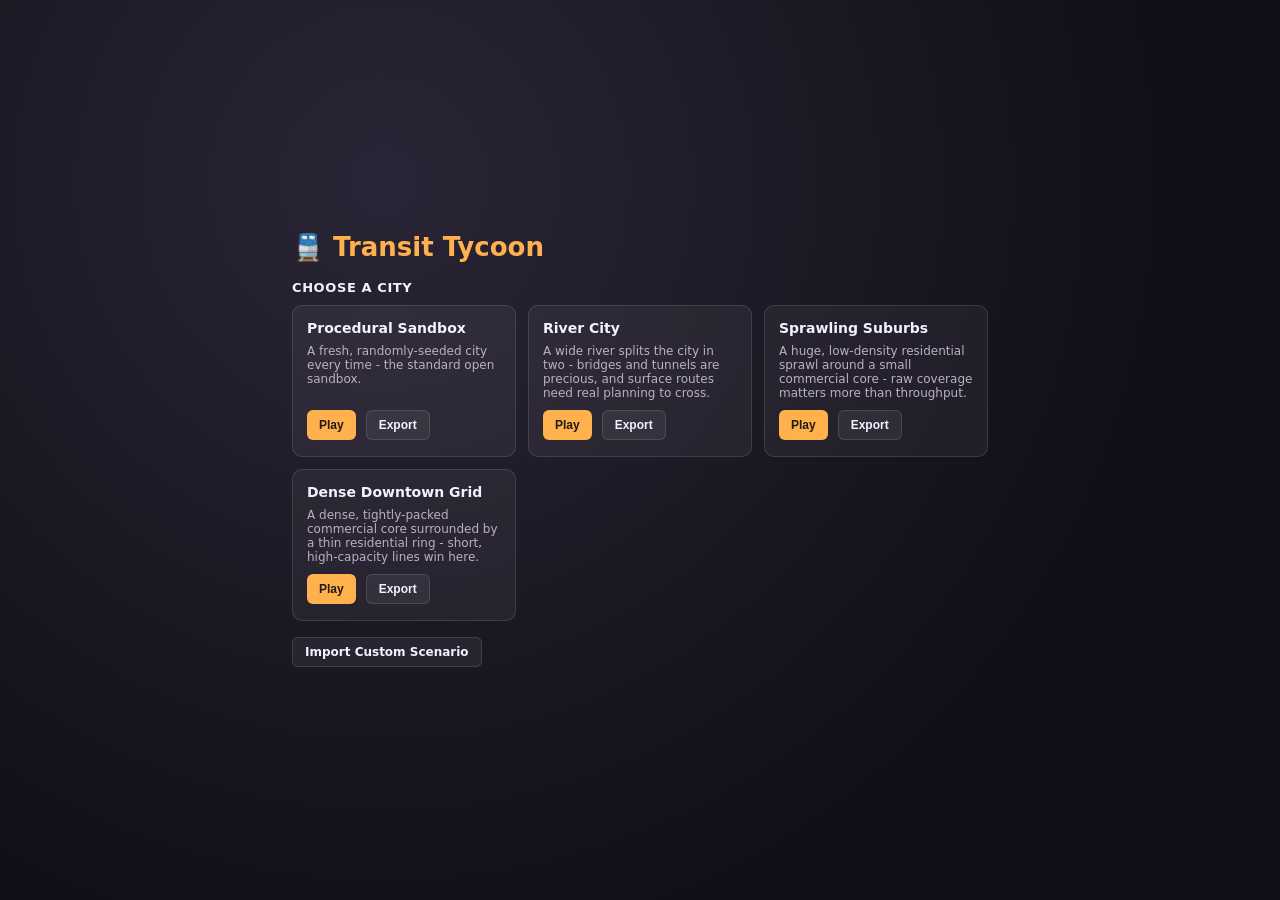
<file: index.html>
<!DOCTYPE html>
<html lang="en">
<head>
<meta charset="UTF-8" />
<meta name="viewport" content="width=device-width, initial-scale=1.0" />
<title>Transit Tycoon 3D</title>
<link rel="stylesheet" href="css/style.css" />
<link rel="icon" href="data:,">
<script type="importmap">
{
  "imports": {
    "three": "./js/vendor/three/three.module.js",
    "three/addons/": "./js/vendor/three/examples/jsm/"
  }
}
</script>
</head>
<body>

  <div id="app">

    <!-- Start menu: scenario / continue picker, shown before play begins -->
    <div id="start-menu">
      <div id="start-menu-box">
        <h1>🚆 Transit Tycoon</h1>
        <div id="start-continue-section"></div>
        <h4>Choose a city</h4>
        <div id="start-scenario-grid"></div>
        <div style="margin-top:14px">
          <label class="action secondary" style="cursor:pointer;display:inline-block">Import Custom Scenario<input type="file" id="start-import-scenario" accept=".json" class="hidden"></label>
        </div>
      </div>
    </div>

    <!-- 3D render target -->
    <canvas id="viewport"></canvas>

    <!-- 2D schematic map overlay -->
    <canvas id="schematic" class="hidden"></canvas>

    <!-- Top HUD bar -->
    <div id="topbar" class="hud">
      <div class="topbar-group brand">
        <span class="brand-title">🚆 Transit Tycoon</span>
      </div>
      <div class="topbar-group stats">
        <div class="stat" id="stat-budget" title="Budget">💰 <span>$0</span></div>
        <div class="stat" id="stat-satisfaction" title="Citywide Satisfaction">😊 <span>--%</span></div>
        <div class="stat" id="stat-ridership" title="Daily Ridership">🧍 <span>0</span></div>
        <div class="stat" id="stat-congestion" title="Road Congestion">🚗 <span>0%</span></div>
        <div class="stat" id="stat-date" title="Date / Time">🗓️ <span>Day 1, 06:00</span></div>
      </div>
      <div class="topbar-group speed-controls">
        <button data-speed="0" class="speed-btn" title="Pause">⏸</button>
        <button data-speed="1" class="speed-btn active" title="1x">▶</button>
        <button data-speed="2" class="speed-btn" title="2x">▶▶</button>
        <button data-speed="4" class="speed-btn" title="4x">▶▶▶</button>
      </div>
      <div class="topbar-group view-toggle">
        <button id="btn-design-vehicle" title="Vehicle Designer">🛠️ Design Vehicle</button>
        <button id="btn-build-creator" title="Building Creator">🏗️ Build</button>
        <button id="btn-station-designer" title="Station Designer">🚉 Design Station</button>
        <button id="btn-view-toggle" title="Toggle schematic map">🗺️ Map</button>
        <button id="btn-heatmap-toggle" title="Cycle demand/crowding heatmap (schematic view only)">🔥 Heatmap: Off</button>
        <button id="btn-audio-toggle" title="Toggle ambient sound">🔇</button>
      </div>
    </div>

    <!-- Ambient news ticker -->
    <div id="news-ticker" class="hud">📰 <span id="news-ticker-text">The city hums along quietly today.</span></div>

    <!-- Left toolbar -->
    <div id="toolbar" class="hud">
      <button class="tool-btn active" data-tool="select" title="Select">🖱️<span>Select</span></button>
      <button class="tool-btn" data-tool="station" title="Place Station">📍<span>Station</span></button>
      <button class="tool-btn" data-tool="route" title="Draw Route">➰<span>Route</span></button>
      <button class="tool-btn" data-tool="vehicle" title="Add Vehicle">🚌<span>Vehicle</span></button>
      <button class="tool-btn" data-tool="depot" title="Place Cargo Depot">🚚<span>Depot</span></button>
      <button class="tool-btn" data-tool="building" title="Place Building">🏢<span>Building</span></button>
      <button class="tool-btn" data-tool="delete" title="Delete">🗑️<span>Delete</span></button>
    </div>

    <!-- Right side panel -->
    <div id="sidepanel" class="hud hidden">
      <div class="panel-header">
        <span id="panel-title">Details</span>
        <button id="panel-close">✕</button>
      </div>
      <div id="panel-content"></div>
    </div>

    <!-- Bottom finance / route strip -->
    <div id="bottombar" class="hud">
      <button id="btn-finance" title="Finance Dashboard">📊 Finance</button>
      <button id="btn-routes" title="Route List">🚏 Routes</button>
      <button id="btn-fleet" title="Fleet Dashboard">🚌 Fleet</button>
      <button id="btn-disruptions" title="Active Disruptions">⚠️ Disruptions<span id="disruption-badge" class="badge hidden">0</span></button>
      <button id="btn-contracts" title="Council Contracts">📜 Contracts<span id="contract-badge" class="badge hidden">0</span></button>
      <button id="btn-save-load" title="Save / Load">💾 Save/Load</button>
      <div id="route-chip-strip"></div>
    </div>

    <!-- Modal layer -->
    <div id="modal-layer" class="hidden">
      <div id="modal-box">
        <div class="modal-header">
          <span id="modal-title">Title</span>
          <button id="modal-close">✕</button>
        </div>
        <div id="modal-content"></div>
      </div>
    </div>

    <!-- Toast notifications -->
    <div id="toast-container"></div>

    <!-- Route drawing helper banner -->
    <div id="tool-hint" class="hidden"></div>

    <!-- Vehicle Designer overlay -->
    <div id="designer-layer" class="hidden">
      <div class="designer-header">
        <span>🛠️ Vehicle Designer</span>
        <div class="designer-header-actions">
          <button id="designer-showroom-btn">🏷️ Showroom</button>
          <button id="designer-new-btn">＋ New</button>
          <button id="designer-save-btn" class="action">💾 Save</button>
          <button id="designer-close">✕</button>
        </div>
      </div>
      <div class="designer-body">
        <div class="designer-side">
          <div class="designer-tabs">
            <button class="designer-tab active" data-tab="chassis">Chassis</button>
            <button class="designer-tab" data-tab="interior">Interior</button>
            <button class="designer-tab" data-tab="livery">Livery &amp; Consist</button>
            <button class="designer-tab" data-tab="features">Features</button>
            <button class="designer-tab" data-tab="regs">Regulations &amp; ROI</button>
          </div>
          <div class="designer-tab-content" id="designer-tab-content"></div>
        </div>
        <div class="designer-preview">
          <div class="designer-env-buttons">
            <button data-env="daylight" class="active" title="Daylight">☀️</button>
            <button data-env="overcast" title="Overcast">☁️</button>
            <button data-env="night" title="Night">🌙</button>
            <button data-env="rain" title="Rain">🌧️</button>
          </div>
          <div class="designer-walk-buttons">
            <button id="designer-walk-btn" title="Walk the interior in first person">🚶 Walk Interior</button>
          </div>
          <canvas id="designer-viewport"></canvas>
          <div class="designer-stats" id="designer-stats"></div>
          <div id="designer-walk-hud" class="hidden">
            <span>WASD to move, mouse to look (click to lock cursor), E/Q to use stairs between decks, Esc to exit.</span>
            <button id="designer-walk-exit" class="action secondary">← Exit Walk Mode</button>
          </div>
        </div>
      </div>
    </div>

    <!-- Building Creator overlay -->
    <div id="building-layer" class="hidden">
      <div class="designer-header">
        <span>🏗️ Building Creator</span>
        <div class="designer-header-actions">
          <button id="building-showroom-btn">🏷️ Gallery</button>
          <button id="building-new-btn">＋ New</button>
          <button id="building-save-btn" class="action">💾 Save</button>
          <button id="building-close">✕</button>
        </div>
      </div>
      <div class="designer-body">
        <div class="designer-side">
          <div class="designer-tabs">
            <button class="building-tab active" data-tab="structure">Structure</button>
            <button class="building-tab" data-tab="details">Details</button>
          </div>
          <div class="designer-tab-content" id="building-tab-content"></div>
        </div>
        <div class="designer-preview">
          <canvas id="building-viewport"></canvas>
          <div class="designer-stats" id="building-stats"></div>
        </div>
      </div>
    </div>

    <!-- Station Designer overlay -->
    <div id="station-layer" class="hidden">
      <div class="designer-header">
        <span>🚉 Station Designer</span>
        <div class="designer-header-actions">
          <button id="station-showroom-btn">🏷️ Gallery</button>
          <button id="station-new-btn">＋ New</button>
          <button id="station-save-btn" class="action">💾 Save</button>
          <button id="station-close">✕</button>
        </div>
      </div>
      <div class="designer-body">
        <div class="designer-side">
          <div class="designer-tab-content" id="station-tab-content"></div>
        </div>
        <div class="designer-preview">
          <div class="designer-walk-buttons">
            <button id="station-walk-btn" title="Walk the platform in first person">🚶 Walk Interior</button>
          </div>
          <canvas id="station-viewport"></canvas>
          <div class="designer-stats" id="station-stats"></div>
          <div id="station-walk-hud" class="hidden">
            <span>WASD to move, mouse to look (click to lock cursor), E/Q to use stairs/escalators/elevators between levels, Esc to exit.</span>
            <button id="station-walk-exit" class="action secondary">← Exit Walk Mode</button>
          </div>
        </div>
      </div>
    </div>

  </div>

  <script type="module" src="js/main.js"></script>
</body>
</html>
</file>
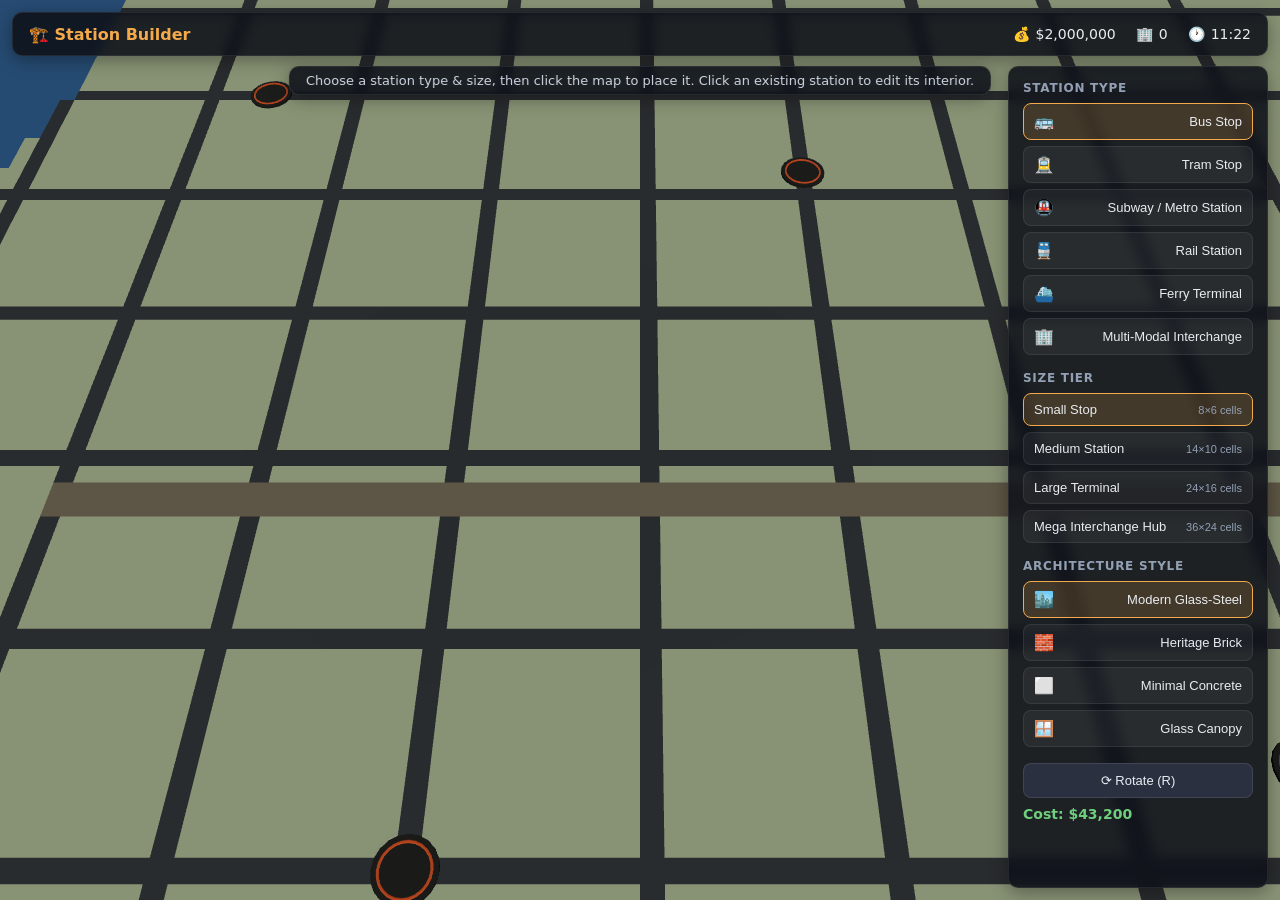
<file: station-builder/index.html>
<!DOCTYPE html>
<html lang="en">
<head>
<meta charset="UTF-8" />
<meta name="viewport" content="width=device-width, initial-scale=1.0" />
<!-- Standalone prototype: station design/placement is now available directly
     in the main game (see js/stations/) via the "Design Station" button, so
     stations built there drive the real economy/passenger simulation. This
     tool remains a free-standing sandbox for the fuller 3D layout editor,
     walk mode, and architecture/furniture/landscaping detail this bridge
     doesn't (yet) port over. -->
<title>Station Builder</title>
<link rel="stylesheet" href="css/style.css" />
<link rel="icon" href="data:,">
<script type="importmap">
{
  "imports": {
    "three": "../js/vendor/three/three.module.js",
    "three/addons/": "../js/vendor/three/examples/jsm/"
  }
}
</script>
</head>
<body>

  <div id="app">
    <canvas id="viewport"></canvas>

    <div id="topbar" class="hud">
      <div class="topbar-group brand">
        <span class="brand-title">🏗️ Station Builder</span>
      </div>
      <div class="topbar-group stats">
        <div class="stat" title="Budget">💰 <span id="stat-budget">$0</span></div>
        <div class="stat" title="Stations built">🏢 <span id="stat-station-count">0</span></div>
        <div class="stat" title="Time of day">🕐 <span id="stat-time">--:--</span></div>
      </div>
    </div>

    <div id="hint-banner" class="hud"></div>

    <div id="toolbar" class="hud">
      <div class="toolbar-section">
        <h3>Station Type</h3>
        <div id="type-list" class="picker-list"></div>
      </div>
      <div class="toolbar-section">
        <h3>Size Tier</h3>
        <div id="tier-list" class="picker-list"></div>
      </div>
      <div class="toolbar-section">
        <h3>Architecture Style</h3>
        <div id="style-list" class="picker-list"></div>
      </div>
      <div class="toolbar-section">
        <button id="btn-rotate" class="action-btn">⟳ Rotate (R)</button>
        <div id="cost-label" class="cost-label">Cost: $0</div>
      </div>
    </div>

    <div id="toast-container"></div>

    <!-- Layout editor: full-screen overlay shown when a station is selected -->
    <div id="editor-overlay" class="hidden">
      <div id="editor-topbar" class="hud">
        <button id="btn-editor-back" class="action-btn small">← Back to Map</button>
        <span id="editor-station-name">Station</span>
        <div id="editor-level-tabs"></div>
        <button id="btn-upgrade-tier" class="action-btn small upgrade hidden">⬆️ Upgrade</button>
        <button id="btn-walk-mode" class="action-btn small walk">🚶 Walk Mode</button>
      </div>
      <canvas id="layout-canvas"></canvas>
      <div id="editor-palette" class="hud">
        <div class="template-actions">
          <button id="btn-save-template" class="action-btn small">💾 Save as Template</button>
          <button id="btn-load-template" class="action-btn small">📂 Load Template</button>
        </div>
        <h3>Place</h3>
        <div id="palette-list"></div>
      </div>
      <div id="editor-stats" class="hud"></div>
    </div>

    <!-- Walk mode: minimal HUD shown over the 3D viewport while walking -->
    <div id="walkmode-hud" class="hud hidden">
      <span id="walkmode-hint">WASD to move, mouse to look (click to lock cursor), E/Q to use stairs/escalators/elevators, Esc to exit.</span>
      <button id="btn-walkmode-back" class="action-btn small">← Back to Editor</button>
    </div>

    <!-- Template gallery: browse/apply/delete saved layouts for this station type -->
    <div id="template-gallery-overlay" class="modal-overlay hidden">
      <div class="modal-panel gallery-panel">
        <div class="modal-header">
          <h2>📂 Station Templates</h2>
          <button id="btn-gallery-close" class="action-btn small">✕ Close</button>
        </div>
        <div id="template-gallery-empty" class="gallery-empty hidden">No saved templates for this station type yet - build a layout you like, then use "Save as Template".</div>
        <div id="template-gallery-grid" class="gallery-grid"></div>
      </div>
    </div>

    <!-- Save-as-template naming prompt -->
    <div id="template-name-modal" class="modal-overlay hidden">
      <div class="modal-panel name-modal-panel">
        <h2>💾 Save as Template</h2>
        <input id="template-name-input" type="text" maxlength="40" placeholder="Template name" />
        <div class="modal-actions">
          <button id="btn-template-name-cancel" class="action-btn small">Cancel</button>
          <button id="btn-template-name-save" class="action-btn small upgrade">Save</button>
        </div>
      </div>
    </div>
  </div>

  <script type="module" src="js/main.js"></script>
</body>
</html>
</file>
<file: css/style.css>
:root {
  --bg-panel: rgba(35, 32, 43, 0.92);
  --bg-panel-light: rgba(255, 255, 255, 0.06);
  --accent: #ffb14e;
  --accent-2: #6ee7c9;
  --text: #f4f0ff;
  --text-dim: #b8b0c9;
  --danger: #ff6b6b;
  --good: #6ee7c9;
  --warn: #ffd166;
  --border: rgba(255, 255, 255, 0.12);
  --radius: 10px;
  font-family: 'Segoe UI', 'Trebuchet MS', system-ui, sans-serif;
}

* { box-sizing: border-box; }

html, body {
  margin: 0;
  padding: 0;
  width: 100%;
  height: 100%;
  overflow: hidden;
  background: #10131a;
  color: var(--text);
  user-select: none;
}

#app {
  position: relative;
  width: 100vw;
  height: 100vh;
}

#viewport {
  position: absolute;
  inset: 0;
  display: block;
  width: 100%;
  height: 100%;
}

#schematic {
  position: absolute;
  inset: 0;
  display: block;
  width: 100%;
  height: 100%;
  background: #171a24;
  z-index: 5;
}

#schematic.hidden { display: none; }

.hud {
  position: absolute;
  z-index: 20;
  pointer-events: auto;
}

/* ---------------- Top bar ---------------- */
#topbar {
  top: 0;
  left: 0;
  right: 0;
  height: 52px;
  display: flex;
  align-items: center;
  gap: 18px;
  padding: 0 16px;
  background: var(--bg-panel);
  border-bottom: 1px solid var(--border);
  backdrop-filter: blur(6px);
}

.topbar-group { display: flex; align-items: center; gap: 10px; }
.topbar-group.stats { flex: 1; gap: 22px; }
.brand-title { font-weight: 700; letter-spacing: 0.3px; color: var(--accent); font-size: 15px; white-space: nowrap; }

.stat {
  font-size: 13px;
  color: var(--text-dim);
  display: flex;
  align-items: center;
  gap: 6px;
  white-space: nowrap;
}
.stat span { color: var(--text); font-weight: 600; }
.stat.warn span { color: var(--warn); }
.stat.danger span { color: var(--danger); }

.speed-btn, #btn-view-toggle, #btn-finance, #btn-routes, #btn-design-vehicle, #btn-disruptions, #btn-contracts, #btn-audio-toggle, #btn-heatmap-toggle, #btn-save-load {
  background: var(--bg-panel-light);
  border: 1px solid var(--border);
  color: var(--text);
  border-radius: 6px;
  padding: 6px 10px;
  font-size: 13px;
  cursor: pointer;
  transition: background 0.15s, color 0.15s;
}
.speed-btn:hover, #btn-view-toggle:hover, #btn-finance:hover, #btn-routes:hover, #btn-design-vehicle:hover, #btn-disruptions:hover, #btn-contracts:hover, #btn-audio-toggle:hover, #btn-heatmap-toggle:hover, #btn-save-load:hover { background: rgba(255,255,255,0.14); }
.speed-btn.active { background: var(--accent); color: #201a10; font-weight: 700; }

/* ---------------- Left toolbar ---------------- */
#toolbar {
  top: 94px;
  left: 12px;
  display: flex;
  flex-direction: column;
  gap: 6px;
  background: var(--bg-panel);
  border: 1px solid var(--border);
  border-radius: var(--radius);
  padding: 8px;
}

.tool-btn {
  background: transparent;
  border: 1px solid transparent;
  color: var(--text-dim);
  border-radius: 8px;
  padding: 8px 10px;
  font-size: 18px;
  cursor: pointer;
  display: flex;
  flex-direction: column;
  align-items: center;
  gap: 2px;
  width: 64px;
}
.tool-btn span { font-size: 10px; letter-spacing: 0.2px; }
.tool-btn:hover { background: var(--bg-panel-light); color: var(--text); }
.tool-btn.active { background: var(--accent); color: #201a10; border-color: var(--accent); }

/* ---------------- Right side panel ---------------- */
#sidepanel {
  top: 94px;
  right: 12px;
  width: 300px;
  max-height: calc(100vh - 100px);
  overflow-y: auto;
  background: var(--bg-panel);
  border: 1px solid var(--border);
  border-radius: var(--radius);
}
#sidepanel.hidden { display: none; }

.panel-header {
  display: flex;
  justify-content: space-between;
  align-items: center;
  padding: 10px 12px;
  border-bottom: 1px solid var(--border);
  font-weight: 700;
  font-size: 14px;
  position: sticky;
  top: 0;
  background: var(--bg-panel);
}
.panel-header button {
  background: none;
  border: none;
  color: var(--text-dim);
  cursor: pointer;
  font-size: 14px;
}
.panel-header button:hover { color: var(--text); }

#panel-content { padding: 12px; font-size: 13px; color: var(--text-dim); }
#panel-content h4 { margin: 10px 0 4px; color: var(--text); font-size: 12px; text-transform: uppercase; letter-spacing: 0.6px; }
#panel-content .row { display: flex; justify-content: space-between; padding: 3px 0; }
#panel-content .row b { color: var(--text); }
#panel-content .row.violation { color: var(--danger); font-size: 12px; }

/* ---------------- News ticker ---------------- */
#news-ticker {
  top: 52px;
  left: 0;
  right: 0;
  height: 26px;
  display: flex;
  align-items: center;
  gap: 6px;
  padding: 0 16px;
  background: rgba(20, 18, 26, 0.55);
  border-bottom: 1px solid var(--border);
  font-size: 12px;
  color: var(--text-dim);
  white-space: nowrap;
  overflow: hidden;
}
#news-ticker-text.ticker-fade { animation: tickerFade 0.5s ease; }
@keyframes tickerFade {
  from { opacity: 0; transform: translateY(-3px); }
  to { opacity: 1; transform: translateY(0); }
}
#panel-content .field { margin: 6px 0; }
#panel-content label { display: block; font-size: 11px; color: var(--text-dim); margin-bottom: 2px; }
#panel-content select, #panel-content input[type=number], #panel-content input[type=range], #panel-content input[type=text] {
  width: 100%;
  background: rgba(0,0,0,0.3);
  border: 1px solid var(--border);
  color: var(--text);
  border-radius: 6px;
  padding: 5px 6px;
  font-size: 12px;
}
#panel-content button.action {
  background: var(--accent);
  color: #201a10;
  border: none;
  border-radius: 6px;
  padding: 7px 10px;
  font-size: 12px;
  font-weight: 700;
  cursor: pointer;
  margin: 4px 4px 0 0;
}
#panel-content button.action.secondary { background: var(--bg-panel-light); color: var(--text); border: 1px solid var(--border); }
#panel-content button.action.danger { background: var(--danger); color: #2a0d0d; }
#panel-content .stationlist-item {
  display: flex; align-items: center; gap: 6px; padding: 4px 6px; border-radius: 6px; font-size: 12px;
  background: rgba(255,255,255,0.04); margin-bottom: 3px;
}
#panel-content .swatch { width: 10px; height: 10px; border-radius: 50%; flex-shrink: 0; }
.bar-track { background: rgba(255,255,255,0.08); border-radius: 4px; height: 6px; overflow: hidden; margin-top: 2px;}
.bar-fill { height: 100%; background: var(--accent-2); }

/* ---------------- Bottom bar ---------------- */
#bottombar {
  bottom: 12px;
  left: 12px;
  right: 12px;
  height: 44px;
  display: flex;
  align-items: center;
  gap: 10px;
  background: var(--bg-panel);
  border: 1px solid var(--border);
  border-radius: var(--radius);
  padding: 0 10px;
}
#route-chip-strip { display: flex; gap: 6px; overflow-x: auto; flex: 1; }
.route-chip {
  display: flex; align-items: center; gap: 5px;
  background: rgba(255,255,255,0.06);
  border: 1px solid var(--border);
  border-radius: 14px;
  padding: 4px 10px;
  font-size: 11px;
  cursor: pointer;
  white-space: nowrap;
}
.route-chip:hover { background: rgba(255,255,255,0.14); }
.route-chip .dot { width: 9px; height: 9px; border-radius: 50%; }

/* ---------------- Modal ---------------- */
#modal-layer {
  position: absolute; inset: 0; z-index: 90;
  background: rgba(10, 8, 16, 0.6);
  display: flex; align-items: center; justify-content: center;
}
#modal-layer.hidden { display: none; }
#modal-box {
  width: min(520px, 90vw);
  max-height: 80vh;
  overflow-y: auto;
  background: #23202b;
  border: 1px solid var(--border);
  border-radius: 14px;
  box-shadow: 0 20px 60px rgba(0,0,0,0.5);
}
.modal-header {
  display: flex; justify-content: space-between; align-items: center;
  padding: 14px 18px; border-bottom: 1px solid var(--border);
  font-size: 16px; font-weight: 700;
}
.modal-header button { background: none; border: none; color: var(--text-dim); font-size: 16px; cursor: pointer; }
#modal-content { padding: 16px 18px; font-size: 13px; color: var(--text-dim); }
#modal-content h4 { color: var(--text); margin: 12px 0 6px; }
#modal-content .row { display: flex; justify-content: space-between; padding: 4px 0; border-bottom: 1px dashed var(--border); }
#modal-content .row b { color: var(--text); }
#modal-content table { width: 100%; border-collapse: collapse; font-size: 12px; }
#modal-content th, #modal-content td { text-align: left; padding: 5px 6px; border-bottom: 1px solid var(--border); }
#modal-content th { color: var(--text); }
#modal-content button.action, #start-menu-box button.action, #start-menu-box label.action {
  background: var(--accent);
  color: #201a10;
  border: none;
  border-radius: 6px;
  padding: 7px 12px;
  font-size: 12px;
  font-weight: 700;
  cursor: pointer;
  margin: 2px 4px 2px 0;
  display: inline-block;
}
#modal-content button.action.secondary, #start-menu-box button.action.secondary, #start-menu-box label.action.secondary {
  background: var(--bg-panel-light); color: var(--text); border: 1px solid var(--border);
}
#modal-content button.action.danger, #start-menu-box button.action.danger { background: var(--danger); color: #2a0d0d; }

/* ---------------- Toasts ---------------- */
#toast-container {
  position: absolute;
  top: 64px;
  left: 50%;
  transform: translateX(-50%);
  z-index: 100;
  display: flex;
  flex-direction: column;
  gap: 6px;
  align-items: center;
  pointer-events: none;
}
.toast {
  background: rgba(35,32,43,0.95);
  border: 1px solid var(--accent);
  color: var(--text);
  padding: 8px 16px;
  border-radius: 8px;
  font-size: 13px;
  box-shadow: 0 4px 16px rgba(0,0,0,0.4);
  animation: fadeslide 0.25s ease;
}
.toast.milestone { border-color: var(--accent-2); }
@keyframes fadeslide {
  from { opacity: 0; transform: translateY(-8px); }
  to { opacity: 1; transform: translateY(0); }
}

/* ---------------- Tool hint banner ---------------- */
#tool-hint {
  position: absolute;
  bottom: 66px;
  left: 50%;
  transform: translateX(-50%);
  background: rgba(35,32,43,0.92);
  border: 1px solid var(--accent);
  padding: 6px 14px;
  border-radius: 8px;
  font-size: 12px;
  z-index: 25;
}
#tool-hint.hidden { display: none; }

.hidden { display: none !important; }

/* scrollbars */
::-webkit-scrollbar { width: 8px; height: 8px; }
::-webkit-scrollbar-thumb { background: rgba(255,255,255,0.18); border-radius: 4px; }
::-webkit-scrollbar-track { background: transparent; }

/* ==================== Vehicle Designer ==================== */

#designer-layer {
  position: absolute;
  inset: 0;
  z-index: 70;
  background: #181620;
  display: flex;
  flex-direction: column;
}
#designer-layer.hidden { display: none; }

.designer-header {
  display: flex;
  justify-content: space-between;
  align-items: center;
  padding: 12px 18px;
  border-bottom: 1px solid var(--border);
  font-size: 16px;
  font-weight: 700;
  flex-shrink: 0;
}
.designer-header-actions { display: flex; gap: 8px; }
.designer-header-actions button {
  background: var(--bg-panel-light);
  border: 1px solid var(--border);
  color: var(--text);
  border-radius: 6px;
  padding: 7px 12px;
  font-size: 13px;
  cursor: pointer;
}
.designer-header-actions button:hover { background: rgba(255,255,255,0.14); }
.designer-header-actions button.action { background: var(--accent); color: #201a10; font-weight: 700; border: none; }
#designer-close { font-size: 16px; padding: 6px 10px !important; }

.designer-body {
  flex: 1;
  display: flex;
  min-height: 0;
}

.designer-side {
  width: 380px;
  flex-shrink: 0;
  border-right: 1px solid var(--border);
  display: flex;
  flex-direction: column;
  min-height: 0;
}

.designer-tabs {
  display: flex;
  border-bottom: 1px solid var(--border);
  flex-shrink: 0;
}
.designer-tab {
  flex: 1;
  background: none;
  border: none;
  color: var(--text-dim);
  padding: 10px 6px;
  font-size: 12px;
  cursor: pointer;
  border-bottom: 2px solid transparent;
}
.designer-tab:hover { color: var(--text); }
.designer-tab.active { color: var(--accent); border-bottom-color: var(--accent); font-weight: 700; }

.designer-tab-content {
  flex: 1;
  overflow-y: auto;
  padding: 14px;
  font-size: 13px;
  color: var(--text-dim);
}
.designer-tab-content h4 { color: var(--text); margin: 12px 0 6px; font-size: 12px; text-transform: uppercase; letter-spacing: 0.5px; }
.designer-tab-content h4:first-child { margin-top: 0; }
.designer-tab-content .row { display: flex; justify-content: space-between; padding: 4px 0; }
.designer-tab-content .row.violation { color: var(--danger); justify-content: flex-start; gap: 6px; font-size: 12px; }
.designer-tab-content .field { margin: 8px 0; }
.designer-tab-content label { display: block; font-size: 11px; margin-bottom: 3px; }
.designer-tab-content input[type=range], .designer-tab-content select, .designer-tab-content input[type=text] {
  width: 100%; background: rgba(0,0,0,0.3); border: 1px solid var(--border); color: var(--text);
  border-radius: 6px; padding: 5px 6px; font-size: 12px;
}
.designer-tab-content input[type=color] { width: 100%; height: 32px; border: 1px solid var(--border); border-radius: 6px; background: none; }
.designer-hint { font-size: 11px; color: var(--text-dim); margin-top: 8px; }

.chassis-card-row { display: flex; flex-wrap: wrap; gap: 8px; margin-bottom: 6px; }
.chassis-card {
  background: rgba(255,255,255,0.04);
  border: 1px solid var(--border);
  border-radius: 8px;
  padding: 8px 10px;
  text-align: left;
  color: var(--text-dim);
  cursor: pointer;
  min-width: 140px;
  flex: 1 1 140px;
}
.chassis-card:hover:not(:disabled) { background: rgba(255,255,255,0.1); }
.chassis-card.active { border-color: var(--accent); background: rgba(255,177,78,0.12); }
.chassis-card:disabled { opacity: 0.4; cursor: not-allowed; }
.chassis-card-name { font-weight: 700; color: var(--text); font-size: 12px; }
.chassis-card-meta { font-size: 10px; margin-top: 2px; }

.if-toolbar { display: flex; gap: 6px; flex-wrap: wrap; margin-bottom: 10px; }
.if-brush {
  background: var(--bg-panel-light); border: 1px solid var(--border); color: var(--text);
  border-radius: 6px; padding: 6px 10px; font-size: 12px; cursor: pointer;
}
.if-brush.active { background: var(--accent); color: #201a10; border-color: var(--accent); font-weight: 700; }

.if-doorrow, .if-row { display: grid; gap: 2px; }
.if-doorrow { margin-bottom: 4px; }
.if-door, .if-door-spacer {
  height: 22px; display: flex; align-items: center; justify-content: center; font-size: 12px;
  border-radius: 4px; cursor: pointer; background: rgba(255,255,255,0.03);
}
.if-door.active { background: rgba(110, 231, 201, 0.25); }
.if-door-spacer { cursor: default; }
.if-grid { display: flex; flex-direction: column; gap: 2px; }
.if-cell {
  height: 26px; border-radius: 3px; cursor: pointer; user-select: none;
  border: 1px solid rgba(255,255,255,0.06);
}
.if-cell.if-seat { background: #4ea8de; }
.if-cell.if-standing { background: #90be6d; }
.if-cell.if-wheelchair { background: #f9844a; }
.if-cell.if-aisle { background: rgba(255,255,255,0.05); }
.if-cell.if-luggage { background: #b08968; }
.if-cell.if-stairs { background: #c9a63d; }
.if-warning { color: var(--danger); font-size: 12px; margin-top: 8px; }

.designer-preview {
  flex: 1;
  position: relative;
  min-width: 0;
}
#designer-viewport { position: absolute; inset: 0; width: 100%; height: 100%; display: block; }
.designer-env-buttons {
  position: absolute; top: 12px; left: 12px; z-index: 2;
  display: flex; gap: 6px;
}
.designer-env-buttons button {
  background: rgba(20,18,26,0.75); border: 1px solid var(--border); border-radius: 6px;
  padding: 6px 9px; font-size: 15px; cursor: pointer;
}
.designer-env-buttons button.active { border-color: var(--accent); background: rgba(255,177,78,0.25); }
.designer-walk-buttons {
  position: absolute; top: 12px; right: 12px; z-index: 2;
}
.designer-walk-buttons button {
  background: rgba(20,18,26,0.75); border: 1px solid var(--border); border-radius: 6px;
  padding: 6px 10px; font-size: 13px; cursor: pointer; color: var(--text);
}
.designer-stats {
  position: absolute; bottom: 12px; right: 12px; z-index: 2;
  background: rgba(20,18,26,0.88); border: 1px solid var(--border); border-radius: 10px;
  padding: 12px 14px; font-size: 12px; color: var(--text-dim); width: 260px;
  max-height: 60%; overflow-y: auto;
}
.designer-stats .row { display: flex; justify-content: space-between; padding: 2px 0; }
.designer-stats .row b { color: var(--text); }
#designer-walk-hud, #station-walk-hud {
  position: absolute; bottom: 12px; left: 12px; z-index: 3;
  background: rgba(20,18,26,0.9); border: 1px solid var(--border); border-radius: 10px;
  padding: 10px 14px; font-size: 12px; color: var(--text-dim);
  display: flex; align-items: center; gap: 12px; max-width: calc(100% - 24px);
}
.designer-stats .row.violation { color: var(--danger); }

/* ==================== Building Creator ==================== */

#building-layer {
  position: absolute;
  inset: 0;
  z-index: 70;
  background: #181620;
  display: flex;
  flex-direction: column;
}
#building-layer.hidden { display: none; }

/* ==================== Station Designer ==================== */

#station-layer {
  position: absolute;
  inset: 0;
  z-index: 70;
  background: #181620;
  display: flex;
  flex-direction: column;
}
#station-layer.hidden { display: none; }

#building-viewport { position: absolute; inset: 0; width: 100%; height: 100%; display: block; }

.building-tab {
  flex: 1; background: none; border: none; color: var(--text-dim);
  padding: 10px 6px; font-size: 12px; cursor: pointer; border-bottom: 2px solid transparent;
}
.building-tab:hover { color: var(--text); }
.building-tab.active { color: var(--accent); border-bottom-color: var(--accent); font-weight: 700; }

.piece-brush-row { display: flex; flex-wrap: wrap; gap: 6px; margin-bottom: 10px; }
.piece-brush {
  background: rgba(255,255,255,0.05); border: 1px solid var(--border); color: var(--text-dim);
  border-radius: 6px; padding: 6px 10px; font-size: 12px; cursor: pointer;
}
.piece-brush.active { background: var(--accent); color: #201a10; border-color: var(--accent); font-weight: 700; }

.material-swatch-row { display: flex; flex-wrap: wrap; gap: 6px; margin-bottom: 10px; }
.material-swatch {
  display: flex; align-items: center; gap: 6px;
  background: rgba(255,255,255,0.05); border: 1px solid var(--border); color: var(--text-dim);
  border-radius: 6px; padding: 5px 9px; font-size: 11px; cursor: pointer;
}
.material-swatch .swatch-dot { width: 12px; height: 12px; border-radius: 3px; flex-shrink: 0; }
.material-swatch.active { border-color: var(--accent); background: rgba(255,177,78,0.15); font-weight: 700; color: var(--text); }

.building-level-tabs { display: flex; gap: 6px; flex-wrap: wrap; margin-bottom: 10px; }
.building-level-tab {
  background: rgba(255,255,255,0.05); border: 1px solid var(--border); color: var(--text-dim);
  padding: 5px 10px; border-radius: 6px; cursor: pointer; font-size: 11px;
}
.building-level-tab.active { border-color: var(--accent); background: rgba(255,177,78,0.15); color: var(--text); }
.building-level-tab.add-level { color: #9fd18f; border-style: dashed; }

#building-grid-canvas, #station-grid-canvas {
  width: 100%; height: 160px; background: #10131a; border: 1px solid var(--border);
  border-radius: 8px; cursor: default; touch-action: none;
}

/* Showroom + comparison (rendered inside the shared #modal-content) */
.showroom-toolbar { display: flex; gap: 10px; align-items: center; margin-bottom: 10px; }
.showroom-grid { display: grid; grid-template-columns: repeat(auto-fill, minmax(160px, 1fr)); gap: 10px; }
.showroom-card {
  background: rgba(255,255,255,0.04); border: 1px solid var(--border); border-radius: 8px;
  padding: 8px; display: flex; flex-direction: column; gap: 4px;
}
.showroom-thumb { width: 100%; border-radius: 6px; background: #10131a; }
.showroom-name { font-weight: 700; color: var(--text); font-size: 12px; }
.showroom-meta { font-size: 10px; }
.showroom-actions { display: flex; flex-wrap: wrap; gap: 4px; margin-top: 4px; font-size: 11px; }
.showroom-actions button { font-size: 10px; padding: 4px 6px; }

.compare-table { width: 100%; border-collapse: collapse; font-size: 12px; }
.compare-table th, .compare-table td { padding: 6px 8px; border-bottom: 1px solid var(--border); text-align: center; }
.compare-table th:first-child, .compare-table td:first-child { text-align: left; color: var(--text); }
.compare-thumb { width: 100px; border-radius: 6px; }
.compare-best { color: var(--good); font-weight: 700; }

/* ==================== Disruptions / news ticker / heatmap toggle ==================== */

.badge {
  display: inline-flex; align-items: center; justify-content: center;
  min-width: 16px; height: 16px; padding: 0 4px; margin-left: 5px;
  background: var(--danger); color: #2a0d0d; border-radius: 8px;
  font-size: 10px; font-weight: 700;
}
.badge.hidden { display: none; }

#modal-content .disruption-item {
  padding: 8px 10px; border-radius: 8px; background: rgba(255,255,255,0.04);
  margin-bottom: 6px; font-size: 12px; display: flex; justify-content: space-between; gap: 10px; align-items: center;
}
#modal-content .disruption-item .days-left { color: var(--warn); white-space: nowrap; font-weight: 700; }

/* ==================== Start menu ==================== */
#start-menu {
  position: absolute; inset: 0; z-index: 200;
  background: radial-gradient(circle at 30% 20%, #2a2536, #100e16 70%);
  display: flex; align-items: center; justify-content: center;
  overflow-y: auto;
}
#start-menu.hidden { display: none; }
#start-menu-box {
  width: min(760px, 92vw);
  max-height: 90vh;
  overflow-y: auto;
  padding: 28px 32px;
}
#start-menu-box h1 { color: var(--accent); font-size: 26px; margin: 0 0 18px; }
#start-menu-box h4 { color: var(--text); font-size: 13px; text-transform: uppercase; letter-spacing: 0.6px; margin: 18px 0 10px; }
#start-continue-section .continue-row {
  display: flex; justify-content: space-between; align-items: center; gap: 10px;
  background: rgba(255,255,255,0.05); border: 1px solid var(--border); border-radius: 8px;
  padding: 10px 14px; margin-bottom: 8px; font-size: 13px; color: var(--text-dim);
}
#start-scenario-grid { display: grid; grid-template-columns: repeat(auto-fill, minmax(220px, 1fr)); gap: 12px; }
.scenario-card {
  background: rgba(255,255,255,0.05); border: 1px solid var(--border); border-radius: 10px;
  padding: 14px; display: flex; flex-direction: column; gap: 8px;
}
.scenario-card h5 { margin: 0; color: var(--text); font-size: 14px; }
.scenario-card p { margin: 0; font-size: 12px; color: var(--text-dim); flex: 1; }
.scenario-card .scenario-actions { display: flex; gap: 6px; flex-wrap: wrap; }
</file>
<file: station-builder/css/style.css>
* { box-sizing: border-box; }
html, body {
  margin: 0; padding: 0; width: 100%; height: 100%; overflow: hidden;
  font-family: 'Segoe UI', 'Trebuchet MS', system-ui, sans-serif;
  background: #0b0e14; color: #e8ecf1;
}

#app { position: relative; width: 100vw; height: 100vh; }
#viewport { position: absolute; inset: 0; display: block; }

.hidden { display: none !important; }

.hud {
  position: absolute;
  background: rgba(14, 18, 26, 0.88);
  border: 1px solid rgba(255,255,255,0.08);
  border-radius: 10px;
  backdrop-filter: blur(6px);
  box-shadow: 0 4px 18px rgba(0,0,0,0.35);
}

#topbar {
  top: 12px; left: 12px; right: 12px;
  display: flex; align-items: center; justify-content: space-between;
  padding: 8px 16px; height: 44px;
}
.brand-title { font-weight: 700; font-size: 16px; color: #f4a94a; }
.topbar-group.stats { display: flex; gap: 20px; }
.stat { font-size: 14px; display: flex; align-items: center; gap: 6px; }

#hint-banner {
  top: 66px; left: 50%; transform: translateX(-50%);
  padding: 6px 16px; font-size: 13px; color: #cfd6e2;
  white-space: nowrap;
}

#toolbar {
  top: 66px; right: 12px; bottom: 12px; width: 260px;
  padding: 14px; overflow-y: auto;
  display: flex; flex-direction: column; gap: 16px;
}
.toolbar-section h3 {
  margin: 0 0 8px; font-size: 12px; text-transform: uppercase;
  letter-spacing: 0.06em; color: #93a0b4;
}
.picker-list { display: flex; flex-direction: column; gap: 6px; }
.picker-btn {
  display: flex; align-items: center; justify-content: space-between; gap: 8px;
  background: rgba(255,255,255,0.05); border: 1px solid rgba(255,255,255,0.08);
  color: #e8ecf1; padding: 8px 10px; border-radius: 8px; cursor: pointer;
  font-size: 13px; text-align: left;
}
.picker-btn:hover { background: rgba(255,255,255,0.1); }
.picker-btn.active { border-color: #f4a94a; background: rgba(244, 169, 74, 0.18); }
.picker-icon { font-size: 16px; }
.picker-sub { font-size: 11px; color: #93a0b4; }

.action-btn {
  width: 100%; background: #2a3040; border: 1px solid rgba(255,255,255,0.1);
  color: #e8ecf1; padding: 9px 10px; border-radius: 8px; cursor: pointer;
  font-size: 13px; margin-bottom: 8px;
}
.action-btn:hover { background: #333b4e; }

.cost-label { font-size: 14px; font-weight: 600; color: #6fcf7c; }
.cost-label.cost-bad { color: #e0704f; }

#toast-container {
  position: absolute; top: 110px; left: 50%; transform: translateX(-50%);
  display: flex; flex-direction: column; align-items: center; gap: 6px;
  pointer-events: none; z-index: 50;
}
.toast {
  background: rgba(20, 24, 32, 0.95); border: 1px solid rgba(255,255,255,0.15);
  padding: 8px 16px; border-radius: 8px; font-size: 13px;
  box-shadow: 0 4px 14px rgba(0,0,0,0.4);
}
.toast.warn { border-color: #e0704f; color: #ffb199; }

/* ---------------- Layout editor ---------------- */

#editor-overlay {
  position: absolute; inset: 0; background: #10131a; z-index: 100;
}

#editor-topbar {
  top: 12px; left: 12px; right: 12px;
  display: flex; align-items: center; gap: 16px;
  padding: 8px 16px; height: 44px;
}
.action-btn.small { width: auto; margin: 0; padding: 7px 12px; font-size: 12px; }
#editor-station-name { font-weight: 700; color: #f4a94a; white-space: nowrap; }
#editor-level-tabs { display: flex; gap: 6px; flex: 1; }
.level-tab {
  background: rgba(255,255,255,0.05); border: 1px solid rgba(255,255,255,0.08);
  color: #e8ecf1; padding: 6px 12px; border-radius: 7px; cursor: pointer; font-size: 12px;
}
.level-tab.active { border-color: #f4a94a; background: rgba(244, 169, 74, 0.18); }
.level-tab.add-level { color: #9fd18f; border-style: dashed; }
.level-tab-wrap { display: flex; flex-direction: column; gap: 3px; align-items: stretch; }
.level-mode-select {
  background: rgba(255,255,255,0.05); border: 1px solid rgba(255,255,255,0.08);
  color: #cfd6e2; font-size: 10px; border-radius: 5px; padding: 2px 4px;
}

#layout-canvas {
  position: absolute; top: 66px; left: 300px; right: 300px; bottom: 12px;
  width: calc(100% - 612px); height: calc(100% - 78px);
  background: #181c24; border-radius: 10px;
  border: 1px solid rgba(255,255,255,0.08);
}

#editor-palette {
  top: 66px; left: 12px; width: 276px; bottom: 12px;
  padding: 14px; overflow-y: auto;
  display: flex; flex-direction: column; gap: 6px;
}
.palette-btn {
  display: flex; align-items: center; gap: 8px;
  background: rgba(255,255,255,0.05); border: 1px solid rgba(255,255,255,0.08);
  color: #e8ecf1; padding: 8px 10px; border-radius: 8px; cursor: pointer;
  font-size: 13px; text-align: left;
}
.palette-btn:hover { background: rgba(255,255,255,0.1); }
.palette-btn.active { border-color: #f4a94a; background: rgba(244, 169, 74, 0.18); }
.palette-swatch { width: 14px; height: 14px; border-radius: 3px; flex-shrink: 0; }
.palette-name { flex: 1; }
.palette-cost { font-size: 11px; color: #93a0b4; }

#editor-stats {
  top: 66px; right: 12px; width: 276px; bottom: 12px;
  padding: 14px; overflow-y: auto;
}
#editor-stats h3 {
  margin: 0 0 8px; font-size: 12px; text-transform: uppercase;
  letter-spacing: 0.06em; color: #93a0b4;
}
.stat-row {
  display: flex; justify-content: space-between; align-items: center;
  font-size: 13px; padding: 5px 0; border-bottom: 1px solid rgba(255,255,255,0.06);
}
.stat-row .stat-val { font-weight: 600; }
.stat-row .stat-val.bad { color: #e0704f; }
.stat-row .stat-val.good { color: #6fcf7c; }
.warning-list { margin-top: 10px; display: flex; flex-direction: column; gap: 6px; }
.warning-item {
  font-size: 12px; color: #ffb199; background: rgba(224, 112, 79, 0.12);
  border: 1px solid rgba(224, 112, 79, 0.3); border-radius: 6px; padding: 6px 8px;
}

.action-btn.walk { width: auto; margin: 0 0 0 auto; padding: 7px 12px; font-size: 12px; background: #2f4a34; }
.action-btn.walk:hover { background: #3a5b40; }
.action-btn.upgrade { width: auto; margin: 0; padding: 7px 12px; font-size: 12px; background: #4a3a6b; white-space: nowrap; }
.action-btn.upgrade:hover { background: #5b4a80; }

#walkmode-hud {
  top: 12px; left: 50%; transform: translateX(-50%);
  padding: 8px 16px; display: flex; align-items: center; gap: 16px;
  font-size: 13px; color: #cfd6e2; white-space: nowrap;
}

/* ---------------- Templates & gallery (Phase 6) ---------------- */

.template-actions { display: flex; flex-direction: column; gap: 6px; margin-bottom: 12px; }

.modal-overlay {
  position: absolute; inset: 0; z-index: 200;
  background: rgba(5, 7, 11, 0.72);
  display: flex; align-items: center; justify-content: center;
}
.modal-panel {
  background: rgba(20, 24, 32, 0.98); border: 1px solid rgba(255,255,255,0.12);
  border-radius: 12px; box-shadow: 0 12px 40px rgba(0,0,0,0.5);
  padding: 20px; max-width: 90vw;
}
.modal-header { display: flex; align-items: center; justify-content: space-between; margin-bottom: 14px; gap: 16px; }
.modal-header h2 { margin: 0; font-size: 16px; color: #f4a94a; }

.gallery-panel { width: 760px; max-height: 82vh; display: flex; flex-direction: column; }
.gallery-empty { color: #93a0b4; font-size: 13px; padding: 20px 0; text-align: center; }
.gallery-grid {
  display: grid; grid-template-columns: repeat(auto-fill, minmax(210px, 1fr));
  gap: 12px; overflow-y: auto; padding-right: 4px;
}
.template-card {
  background: rgba(255,255,255,0.04); border: 1px solid rgba(255,255,255,0.08);
  border-radius: 10px; padding: 10px; display: flex; flex-direction: column; gap: 8px;
}
.template-thumb { width: 100%; height: 80px; border-radius: 6px; display: block; background: #181c24; }
.template-name { font-weight: 600; font-size: 13px; }
.template-sub, .template-stat { font-size: 11px; color: #93a0b4; }
.template-card-actions { display: flex; gap: 6px; margin-top: auto; }
.template-card-actions .action-btn { flex: 1; margin: 0; }
.template-card-actions .action-btn:disabled { opacity: 0.45; cursor: not-allowed; }

.name-modal-panel { width: 320px; }
.name-modal-panel h2 { margin: 0 0 12px; font-size: 15px; color: #f4a94a; }
#template-name-input {
  width: 100%; background: rgba(255,255,255,0.05); border: 1px solid rgba(255,255,255,0.12);
  color: #e8ecf1; padding: 8px 10px; border-radius: 7px; font-size: 13px; margin-bottom: 14px;
}
.modal-actions { display: flex; justify-content: flex-end; gap: 8px; }
</file>
